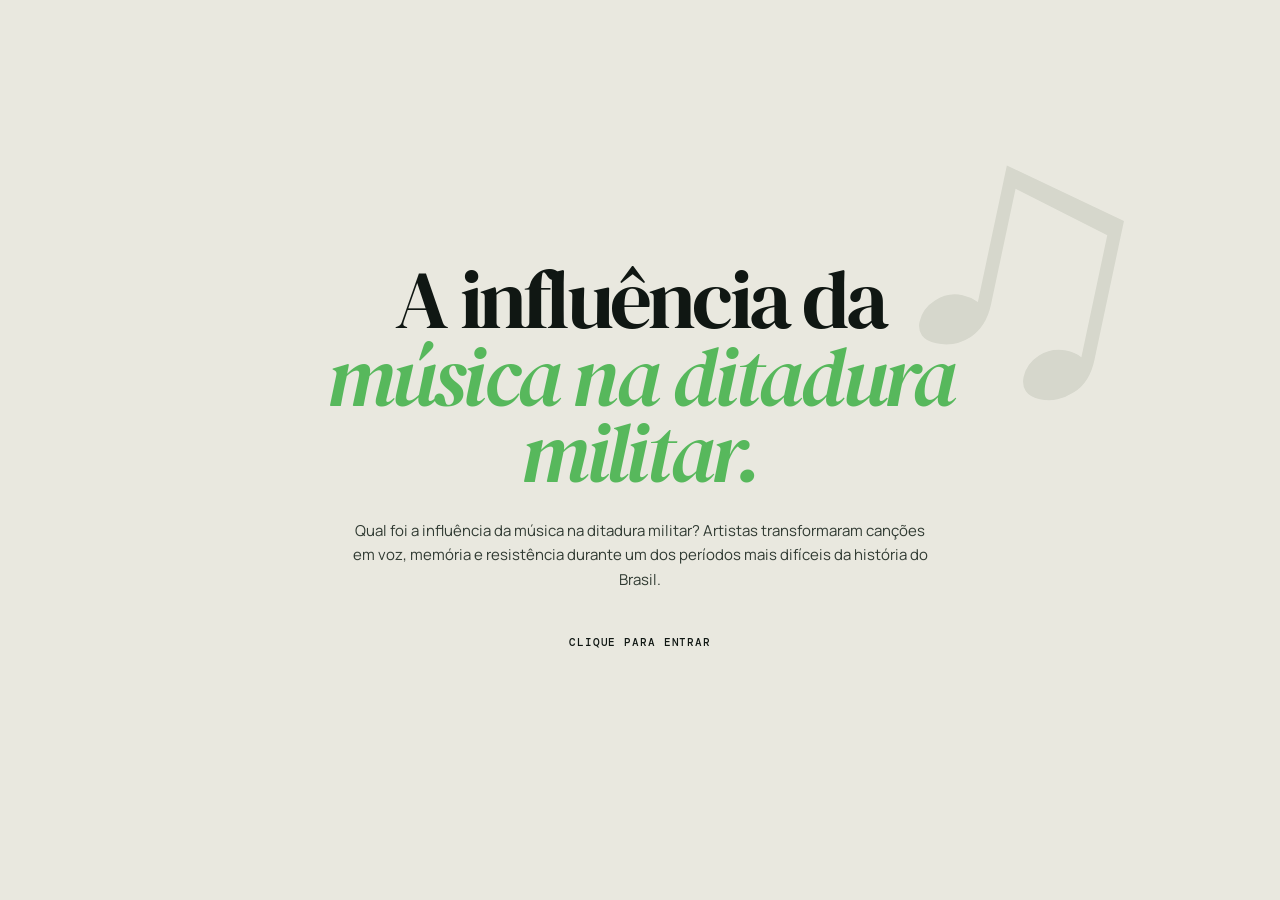
<file: html/index.html>
<!doctype html>
<html lang="pt-BR">
  <head>
    <meta charset="UTF-8" />
    <meta name="viewport" content="width=device-width, initial-scale=1.0" />
    <meta name="description" content="Arquivo musical da ditadura brasileira: vozes, canções e memórias." />
    <link rel="stylesheet" href="../css/style.css" />
    <title>Vozes em resistência | Arquivo musical</title>
  </head>
  <body class="pagina-capa">
    <main id="top">
      <a class="tela-inicial" href="selecao.html" aria-label="Entrar no arquivo musical">
        <h1>A influência da<br><em>música na ditadura militar.</em></h1>
        <p class="intro-copy">Qual foi a influência da música na ditadura militar? Artistas transformaram canções em voz, memória e resistência durante um dos períodos mais difíceis da história do Brasil.</p>
        <span class="dica-entrada">Clique para entrar</span>
      </a>
    </main>
    <script src="../js/main.js"></script>
  </body>
</html>
</file>
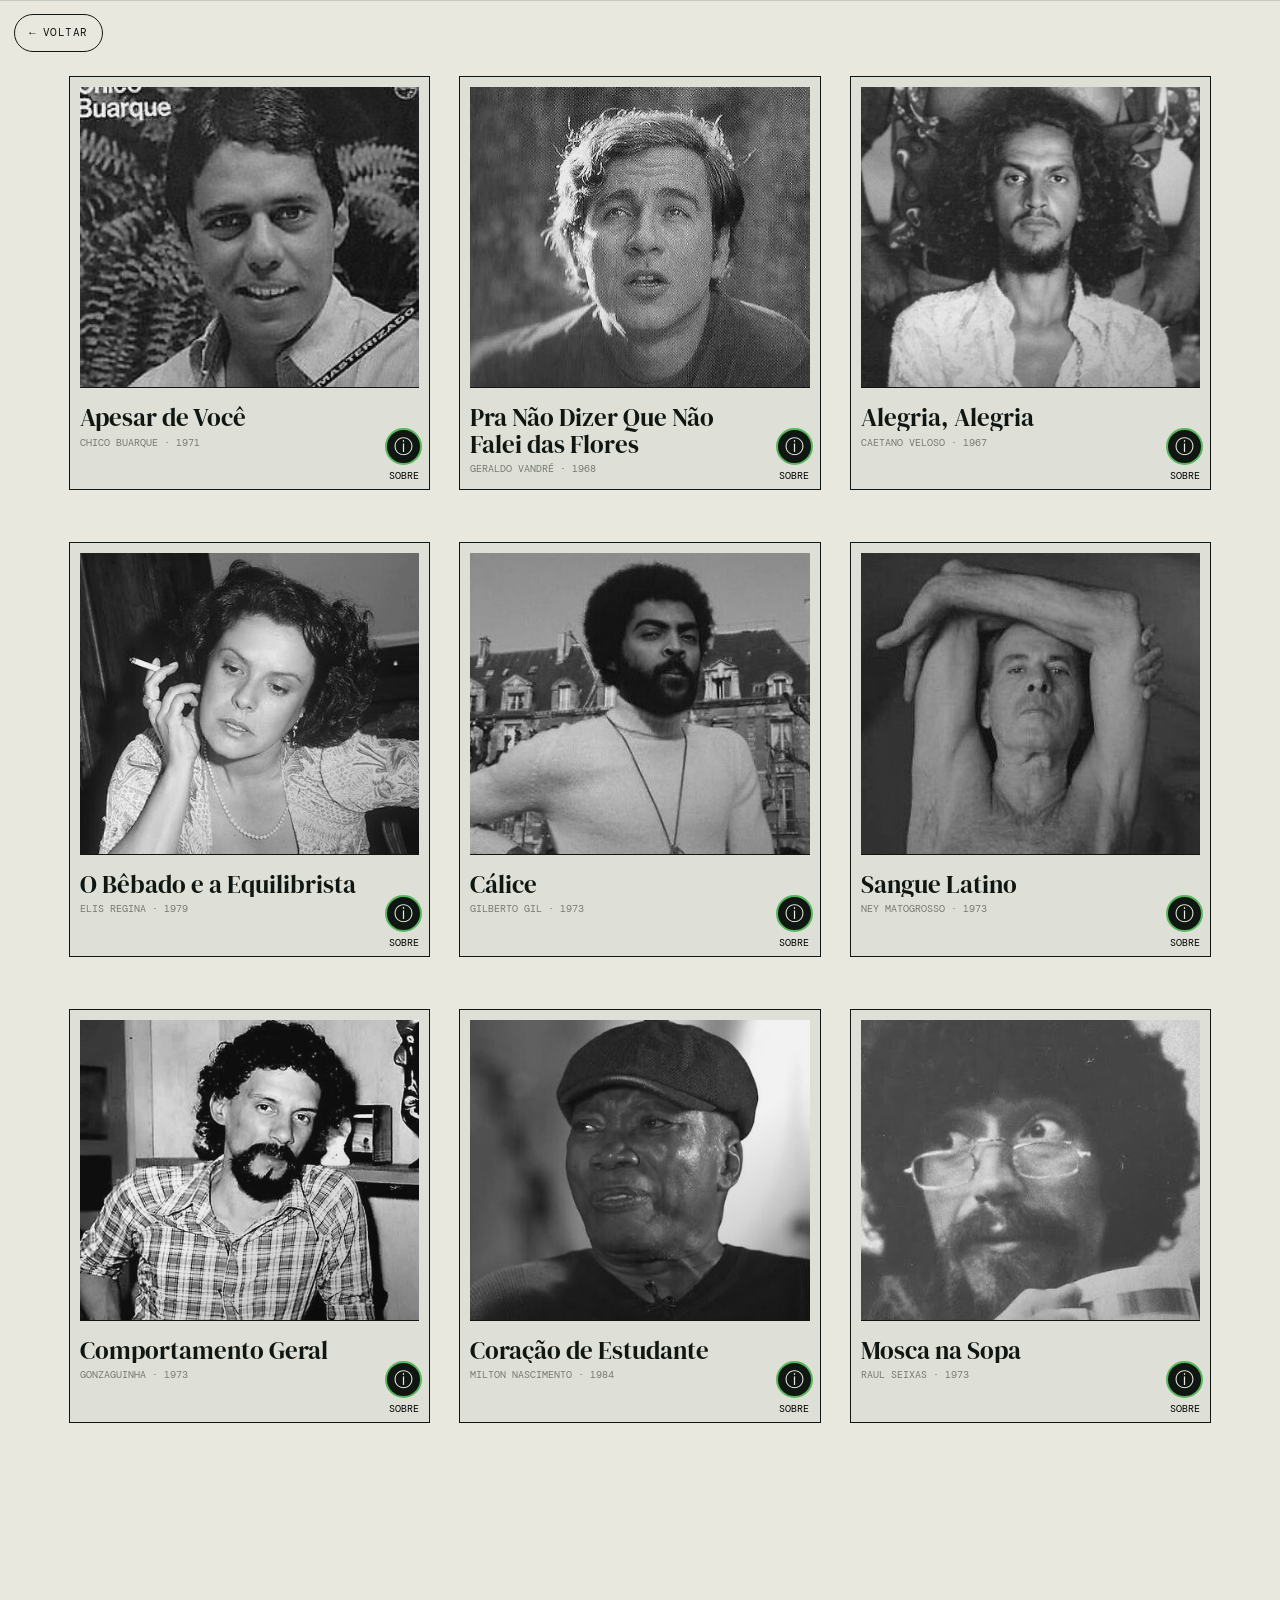
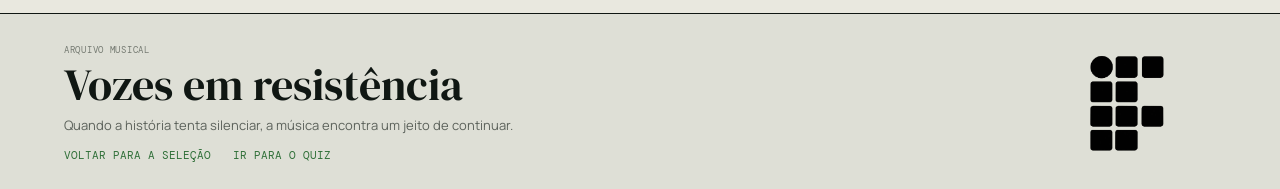
<file: html/musicas.html>
<!doctype html>
<html lang="pt-BR">
  <head>
    <meta charset="UTF-8" />
    <meta name="viewport" content="width=device-width, initial-scale=1.0" />
    <meta name="description" content="Acervo musical da ditadura brasileira: vozes, canções e memórias." />
    <link rel="stylesheet" href="../css/style.css" />
    <title>Músicas | Vozes em resistência</title>
  </head>
  <body class="pagina-musicas">
    <main id="top">
      <a class="voltar-capa voltar-link" href="selecao.html" aria-label="Voltar para a seleção" title="Voltar para a seleção"><span aria-hidden="true">←</span> Voltar</a>
      <section class="acervo-musical" id="acervo" aria-label="Acervo musical">
        <div class="grade-cartoes-musicais">
          <article class="cartao-musical" tabindex="0" data-audio="../audio/musicas/chico-buarque-apesar-de-voce.mp3" data-song="Apesar de Você" data-artist="Chico Buarque" data-cover="../imagens/capa/chico-buarque.jpg">
            <div class="imagem-artista"><img class="imagem-cinza" src="../imagens/desativado/chico-buarque.jpg" alt="Chico Buarque em tons de cinza" loading="lazy"><img class="imagem-colorida" src="../imagens/ativo/chico-buarque.jpg" alt="Chico Buarque colorido" loading="lazy"></div>
            <div class="informacoes-cartao"><div><h2>Apesar de Você</h2><p>Chico Buarque · 1971</p></div><div class="acao-descricao"><button class="botao-descricao" type="button" aria-label="Sobre o artista" title="Sobre" aria-expanded="false">ⓘ</button><span class="rotulo-descricao">Sobre</span></div></div>
            <p class="descricao-artista"><strong>Chico Buarque:</strong> Um dos maiores letristas e contadores de histórias da MPB, famoso por sua poesia sofisticada e crônicas do cotidiano, sempre com um olhar atento e crítico às questões sociais e humanas do Brasil.<br><strong>Apesar de Você:</strong> Lançada em 1970 com um ritmo animado e contagiante de samba, é uma resposta direta e afrontosa ao regime ditatorial. A letra foi construída com duplos sentidos para passar pela censura inicial.</p>
          </article>
          <article class="cartao-musical" tabindex="0" data-audio="../audio/musicas/geraldo-vandre-pra-nao-dizer-que-nao-falei-das-flores.wav" data-song="Pra Não Dizer Que Não Falei das Flores" data-artist="Geraldo Vandré" data-cover="../imagens/capa/geraldo-vandre.jpg">
            <div class="imagem-artista"><img class="imagem-cinza" src="../imagens/desativado/geraldo-vandre.jpg" alt="Geraldo Vandré em tons de cinza" loading="lazy"><img class="imagem-colorida" src="../imagens/ativo/geraldo-vandre.jpg" alt="Geraldo Vandré colorido" loading="lazy"></div>
            <div class="informacoes-cartao"><div><h2>Pra Não Dizer Que Não Falei das Flores</h2><p>Geraldo Vandré · 1968</p></div><div class="acao-descricao"><button class="botao-descricao" type="button" aria-label="Sobre o artista" title="Sobre" aria-expanded="false">ⓘ</button><span class="rotulo-descricao">Sobre</span></div></div>
            <p class="descricao-artista"><strong>Geraldo Vandré:</strong> Compositor de forte viés político e figura central dos grandes festivais de música na televisão brasileira durante os anos 1960.<br><strong>Pra Não Dizer Que Não Falei das Flores:</strong> Também conhecida como "Caminhando", esta marcha de 1968 tornou-se um hino da resistência no Brasil.</p>
          </article>
          <article class="cartao-musical" tabindex="0" data-audio="../audio/musicas/caetano-veloso-alegria-alegria.mp3" data-song="Alegria, Alegria" data-artist="Caetano Veloso" data-cover="../imagens/capa/caetano-veloso.jpg">
            <div class="imagem-artista"><img class="imagem-cinza" src="../imagens/desativado/caetano-veloso.jpg" alt="Caetano Veloso em tons de cinza" loading="lazy"><img class="imagem-colorida" src="../imagens/ativo/caetano-veloso.jpeg" alt="Caetano Veloso colorido" loading="lazy"></div>
            <div class="informacoes-cartao"><div><h2>Alegria, Alegria</h2><p>Caetano Veloso · 1967</p></div><div class="acao-descricao"><button class="botao-descricao" type="button" aria-label="Sobre o artista" title="Sobre" aria-expanded="false">ⓘ</button><span class="rotulo-descricao">Sobre</span></div></div>
            <p class="descricao-artista"><strong>Caetano Veloso:</strong> Intelectual, provocador e um dos principais criadores da Tropicália, reconhecido por romper fronteiras estéticas e comportamentais.<br><strong>Alegria, Alegria:</strong> Apresentada no festival de 1967, introduziu guitarras elétricas na MPB e defendeu a liberdade por meio de imagens da cultura pop.</p>
          </article>
          <article class="cartao-musical" tabindex="0" data-audio="../audio/musicas/o-bebado-e-a-equilibrista.wav" data-song="O Bêbado e a Equilibrista" data-artist="Elis Regina" data-cover="../imagens/capa/elis-regina.jpg">
            <div class="imagem-artista"><img class="imagem-cinza" src="../imagens/desativado/elis-regina.jpg" alt="Elis Regina em tons de cinza" loading="lazy"><img class="imagem-colorida" src="../imagens/ativo/elis-regina.jpg" alt="Elis Regina colorida" loading="lazy"></div>
            <div class="informacoes-cartao"><div><h2>O Bêbado e a Equilibrista</h2><p>Elis Regina · 1979</p></div><div class="acao-descricao"><button class="botao-descricao" type="button" aria-label="Sobre o artista" title="Sobre" aria-expanded="false">ⓘ</button><span class="rotulo-descricao">Sobre</span></div></div>
            <p class="descricao-artista"><strong>Elis Regina:</strong> Uma das maiores intérpretes vocais da história do país, reconhecida por sua técnica e expressividade dramática.<br><strong>O Bêbado e a Equilibrista:</strong> Imortalizada por Elis em 1979, tornou-se um hino da Anistia e homenageou os exilados políticos que retornavam ao Brasil.</p>
          </article>
          <article class="cartao-musical" tabindex="0" data-audio="../audio/musicas/gilberto-gil-calice.wav" data-song="Cálice" data-artist="Gilberto Gil" data-cover="../imagens/capa/gilberto-gil.png">
            <div class="imagem-artista"><img class="imagem-cinza" src="../imagens/desativado/gilberto-gil.jpg" alt="Gilberto Gil em tons de cinza" loading="lazy"><img class="imagem-colorida" src="../imagens/ativo/gilberto-gil.jpg" alt="Gilberto Gil colorido" loading="lazy"></div>
            <div class="informacoes-cartao"><div><h2>Cálice</h2><p>Gilberto Gil · 1973</p></div><div class="acao-descricao"><button class="botao-descricao" type="button" aria-label="Sobre o artista" title="Sobre" aria-expanded="false">ⓘ</button><span class="rotulo-descricao">Sobre</span></div></div>
            <p class="descricao-artista"><strong>Gilberto Gil:</strong> Ícone tropicalista que funde ritmos nordestinos, rock, reggae e elementos globais.<br><strong>Cálice:</strong> Escrita em parceria com Chico Buarque, driblou os censores com o jogo fonético entre "cálice" e "cale-se", denunciando a censura.</p>
          </article>
          <article class="cartao-musical" tabindex="0" data-audio="../audio/musicas/ney-matogrosso-sangue-latino.wav" data-song="Sangue Latino" data-artist="Ney Matogrosso" data-cover="../imagens/capa/ney-matogrosso.jpg">
            <div class="imagem-artista"><img class="imagem-cinza" src="../imagens/desativado/ney-matogrosso.jpg" alt="Ney Matogrosso em tons de cinza" loading="lazy"><img class="imagem-colorida" src="../imagens/ativo/ney-matogrosso.jpg" alt="Ney Matogrosso colorido" loading="lazy"></div>
            <div class="informacoes-cartao"><div><h2>Sangue Latino</h2><p>Ney Matogrosso · 1973</p></div><div class="acao-descricao"><button class="botao-descricao" type="button" aria-label="Sobre o artista" title="Sobre" aria-expanded="false">ⓘ</button><span class="rotulo-descricao">Sobre</span></div></div>
            <p class="descricao-artista"><strong>Ney Matogrosso:</strong> Performer revolucionário, dono de uma voz rara e de uma presença de palco teatral e provocativa.<br><strong>Sangue Latino:</strong> Lançada em 1973 pelo grupo Secos & Molhados, é um grito de resiliência sobre a identidade e as dificuldades da América Latina.</p>
          </article>
          <article class="cartao-musical" tabindex="0" data-audio="../audio/musicas/gonzaguinha-comportamento-geral.wav" data-song="Comportamento Geral" data-artist="Gonzaguinha" data-cover="../imagens/capa/gonzaguinha.jpg">
            <div class="imagem-artista"><img class="imagem-cinza" src="../imagens/desativado/gonzaguinha.jpg" alt="Gonzaguinha em tons de cinza" loading="lazy"><img class="imagem-colorida" src="../imagens/ativo/gonzaguinha.jpg" alt="Gonzaguinha colorido" loading="lazy"></div>
            <div class="informacoes-cartao"><div><h2>Comportamento Geral</h2><p>Gonzaguinha · 1973</p></div><div class="acao-descricao"><button class="botao-descricao" type="button" aria-label="Sobre o artista" title="Sobre" aria-expanded="false">ⓘ</button><span class="rotulo-descricao">Sobre</span></div></div>
            <p class="descricao-artista"><strong>Gonzaguinha:</strong> Compositor intenso e autêntico, conhecido por letras que enfrentavam a realidade social.<br><strong>Comportamento Geral:</strong> Lançada em 1973, critica a docilidade, a submissão e o conformismo exigidos pelo autoritarismo.</p>
          </article>
          <article class="cartao-musical" tabindex="0" data-audio="../audio/musicas/milton-nascimento-coracao-de-estudante.wav" data-song="Coração de Estudante" data-artist="Milton Nascimento" data-cover="../imagens/capa/milton-nascimento.jpg">
            <div class="imagem-artista"><img class="imagem-cinza" src="../imagens/desativado/milton-nascimento.jpg" alt="Milton Nascimento em tons de cinza" loading="lazy"><img class="imagem-colorida" src="../imagens/ativo/milton-nascimento.jpg" alt="Milton Nascimento colorido" loading="lazy"></div>
            <div class="informacoes-cartao"><div><h2>Coração de Estudante</h2><p>Milton Nascimento · 1984</p></div><div class="acao-descricao"><button class="botao-descricao" type="button" aria-label="Sobre o artista" title="Sobre" aria-expanded="false">ⓘ</button><span class="rotulo-descricao">Sobre</span></div></div>
            <p class="descricao-artista"><strong>Milton Nascimento:</strong> Pilar do Clube da Esquina, reconhecido por sua voz e harmonias complexas.<br><strong>Coração de Estudante:</strong> A canção embalou a transição para a democracia e as Diretas Já, simbolizando luto e esperança.</p>
          </article>
          <article class="cartao-musical" tabindex="0" data-audio="../audio/musicas/raul-mosca-na-sopa.wav" data-song="Mosca na Sopa" data-artist="Raul Seixas" data-cover="../imagens/capa/raul-seixas.jpg">
            <div class="imagem-artista"><img class="imagem-cinza" src="../imagens/desativado/raul-seixas.jpg" alt="Raul Seixas em tons de cinza" loading="lazy"><img class="imagem-colorida" src="../imagens/ativo/raul-seixas.jpg" alt="Raul Seixas colorido" loading="lazy"></div>
            <div class="informacoes-cartao"><div><h2>Mosca na Sopa</h2><p>Raul Seixas · 1973</p></div><div class="acao-descricao"><button class="botao-descricao" type="button" aria-label="Sobre o artista" title="Sobre" aria-expanded="false">ⓘ</button><span class="rotulo-descricao">Sobre</span></div></div>
            <p class="descricao-artista"><strong>Raul Seixas:</strong> Conhecido como o pai do rock brasileiro, misturava rock, filosofia, misticismo e deboche.<br><strong>Mosca na Sopa:</strong> Usa a mosca como metáfora para o incômodo causado pela contracultura ao sistema conservador.</p>
          </article>
        </div>
      </section>
    </main>
    <footer class="rodape-site" aria-label="Rodapé">
      <div class="rodape-conteudo"><div class="rodape-mensagem"><p class="rodape-overline">Arquivo musical</p><h2>Vozes em resistência</h2><p class="rodape-frase">Quando a história tenta silenciar, a música encontra um jeito de continuar.</p><div class="links-rodape"><a class="link-capa" href="selecao.html">Voltar para a seleção</a><a class="link-acervo" href="quiz.html">Ir para o quiz</a></div></div><div class="rodape-marca"><img src="../imagens/roda pe/1d68badb-1b91-4f34-baeb-71736e44b2eb.png" alt="Logo do IFC"></div></div>
    </footer>
    <footer class="player-audio" aria-live="polite"><div class="arte-player">♪</div><div class="musica-atual"><small>TOCANDO AGORA</small><strong id="nome-musica">Escolha uma voz para começar</strong><span id="nome-artista">O áudio aparecerá aqui</span></div><button class="botao-reproduzir" id="botao-reproduzir" aria-label="Reproduzir ou pausar">▶</button><div class="player-controles"><div class="progress" role="slider" aria-label="Progresso da música" aria-valuemin="0" aria-valuemax="100" aria-valuenow="0" tabindex="0"><span></span></div><div class="controles-volume" aria-label="Volume do áudio"><button class="volume-btn" type="button" data-volume-action="down" aria-label="Diminuir volume">−</button><input class="volume-slider" type="range" min="0" max="100" value="80" aria-label="Volume do áudio"><button class="volume-btn" type="button" data-volume-action="up" aria-label="Aumentar volume">+</button></div></div></footer>
    <script src="../js/main.js"></script>
  </body>
</html>
</file>
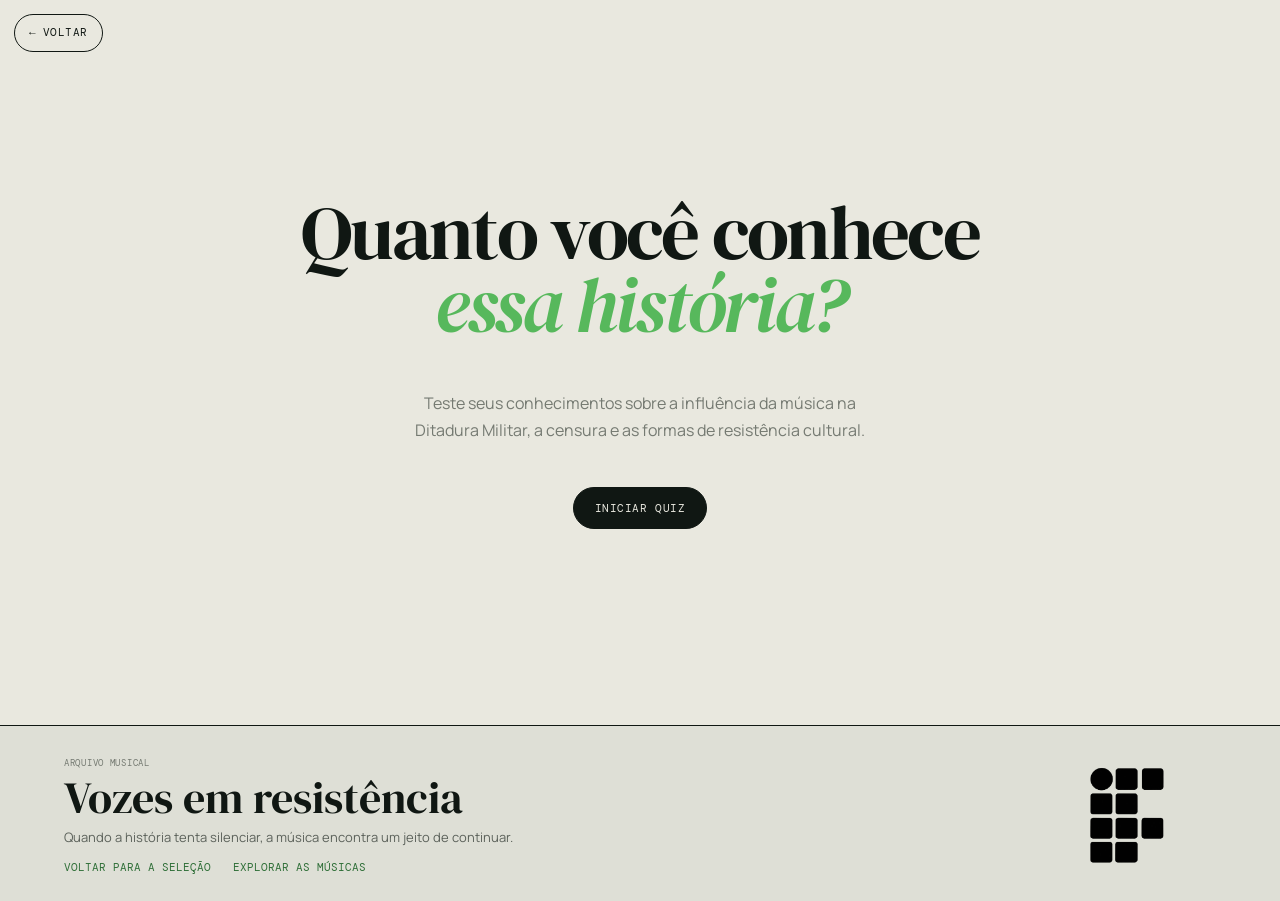
<file: html/quiz.html>
<!doctype html>
<html lang="pt-BR">
  <head>
    <meta charset="UTF-8" />
    <meta name="viewport" content="width=device-width, initial-scale=1.0" />
    <meta name="description" content="Quiz sobre a influência da música na ditadura militar." />
    <link rel="stylesheet" href="../css/style.css" />
    <title>Quiz | Vozes em resistência</title>
  </head>
  <body class="pagina-quiz">
    <main id="top">
      <a class="voltar-capa voltar-link" href="selecao.html" aria-label="Voltar para a seleção" title="Voltar para a seleção"><span aria-hidden="true">←</span> Voltar</a>
      <section class="area-quiz" aria-label="Quiz sobre a ditadura militar">
        <div class="quiz-apresentacao" id="quiz-apresentacao">
          <h1>Quanto você conhece<br><em>essa história?</em></h1>
          <p class="quiz-em-breve">Teste seus conhecimentos sobre a influência da música na Ditadura Militar, a censura e as formas de resistência cultural.</p>
          <button class="botao-iniciar-quiz" id="iniciar-quiz" type="button">Iniciar quiz</button>
        </div>
        <div class="quiz-jogo" id="quiz-jogo" hidden>
          <div class="quiz-cabecalho"><span id="quiz-progresso">Pergunta 1 de 10</span><span id="quiz-pontuacao">0 acertos</span></div>
          <h2 id="quiz-pergunta"></h2>
          <div class="quiz-respostas" id="quiz-respostas"></div>
          <p class="quiz-feedback" id="quiz-feedback" aria-live="polite"></p>
          <button class="botao-proxima-quiz" id="proxima-quiz" type="button" hidden>Próxima pergunta</button>
        </div>
        <div class="quiz-resultado" id="quiz-resultado" hidden>
          <h2 id="quiz-resultado-titulo"></h2>
          <p id="quiz-resultado-texto"></p>
          <button class="botao-iniciar-quiz" id="reiniciar-quiz" type="button">Refazer quiz</button>
          <a class="botao-iniciar-quiz link-resultado" href="selecao.html">Voltar para seleção</a>
        </div>
      </section>
    </main>
    <footer class="rodape-site" aria-label="Rodapé">
      <div class="rodape-conteudo"><div class="rodape-mensagem"><p class="rodape-overline">Arquivo musical</p><h2>Vozes em resistência</h2><p class="rodape-frase">Quando a história tenta silenciar, a música encontra um jeito de continuar.</p><div class="links-rodape"><a class="link-capa" href="selecao.html">Voltar para a seleção</a><a class="link-acervo" href="musicas.html">Explorar as músicas</a></div></div><div class="rodape-marca"><img src="../imagens/roda pe/1d68badb-1b91-4f34-baeb-71736e44b2eb.png" alt="Logo do IFC"></div></div>
    </footer>
    <script src="../js/quiz-data.js"></script>
    <script src="../js/main.js"></script>
  </body>
</html>
</file>
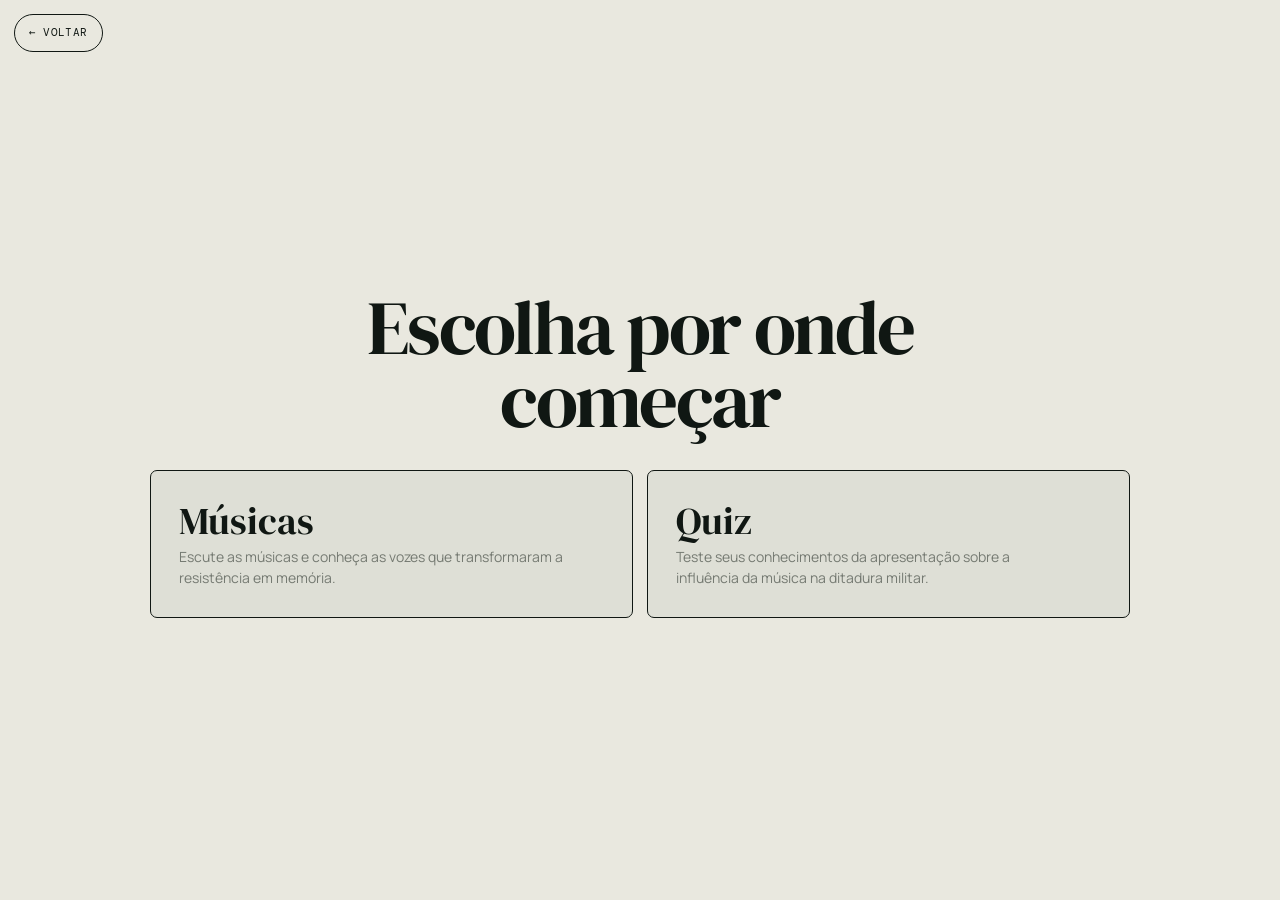
<file: html/selecao.html>
<!doctype html>
<html lang="pt-BR">
  <head>
    <meta charset="UTF-8" />
    <meta name="viewport" content="width=device-width, initial-scale=1.0" />
    <meta name="description" content="Escolha entre músicas e quiz sobre a ditadura militar." />
    <link rel="stylesheet" href="../css/style.css" />
    <title>Escolha uma área | Vozes em resistência</title>
  </head>
  <body class="pagina-selecao">
    <main id="top">
      <a class="voltar-capa voltar-link" href="index.html" aria-label="Voltar para a capa" title="Voltar para a capa"><span aria-hidden="true">←</span> Voltar</a>
      <section class="menu-selecao" aria-label="Escolha uma área">
        <h1>Escolha por onde começar</h1>
        <div class="grade-opcoes">
          <a class="botao-opcao" href="musicas.html" aria-label="Abrir área de músicas">
            <span class="nome-opcao">Músicas</span>
            <span class="descricao-opcao">Escute as músicas e conheça as vozes que transformaram a resistência em memória.</span>
          </a>
          <a class="botao-opcao" href="quiz.html" aria-label="Abrir área de quiz">
            <span class="nome-opcao">Quiz</span>
            <span class="descricao-opcao">Teste seus conhecimentos da apresentação sobre a influência da música na ditadura militar.</span>
          </a>
        </div>
      </section>
    </main>
    <script src="../js/main.js"></script>
  </body>
</html>
</file>
<file: css/style.css>
@import url('https://fonts.googleapis.com/css2?family=DM+Mono:wght@400;500&family=DM+Serif+Display:ital@0;1&family=Manrope:wght@400;500;600;700&display=swap');

:root {
  --ink: #101713;
  --paper: #e9e8df;
  --muted: #757a72;
  --green: #57b85c;
  --line: #c9cbc1;
  --serif: 'DM Serif Display', Georgia, serif;
  --sans: 'Manrope', sans-serif;
  --mono: 'DM Mono', monospace;
  color: var(--ink);
  background: var(--paper);
  font-family: var(--sans);
  -webkit-font-smoothing: antialiased;
}

* { box-sizing: border-box; }
html { scroll-behavior: smooth; }
body { margin: 0; background: var(--paper); overflow-x: hidden; }
body { animation: pagina-entrando .75s cubic-bezier(.2, .7, .2, 1); }
body.pagina-saindo { opacity: 0; transform: translateY(-18px); transition: opacity .52s ease, transform .52s cubic-bezier(.76, 0, .24, 1); }
img { display: block; max-width: 100%; }
button { cursor: pointer; font: inherit; color: inherit; }
main { max-width: 1370px; margin: auto; }

@keyframes pagina-entrando {
  from { opacity: 0; transform: translateY(18px); }
  to { opacity: 1; transform: translateY(0); }
}

.tela-inicial {
  position: fixed;
  z-index: 10;
  inset: 0;
  display: flex;
  flex-direction: column;
  align-items: center;
  justify-content: center;
  min-height: 100svh;
  padding: 90px 22px 80px;
  overflow: hidden;
  background: var(--paper);
  cursor: pointer;
  text-align: center;
  transition: transform .75s cubic-bezier(.76, 0, .24, 1), opacity .5s;
  color: var(--ink);
  text-decoration: none;
}

.tela-inicial.capa-saindo { opacity: 0; pointer-events: none; transform: translateY(-100%); }


.tela-inicial::after {
  content: '♫';
  position: absolute;
  top: 68px;
  right: 9%;
  color: #d6d7cc;
  font: 370px/1 var(--serif);
  transform: rotate(12deg);
  pointer-events: none;
}

h1 {
  position: relative;
  z-index: 1;
  max-width: 820px;
  margin: 0 0 28px;
  color: #101713;
  font: 400 clamp(48px, 6.5vw, 92px)/.92 var(--serif);
  letter-spacing: -.045em;
}

em { color: var(--green); font-style: italic; }

.intro-copy {
  position: relative;
  z-index: 1;
  max-width: 590px;
  margin: 0 auto 42px;
  color: #303a32;
  font-size: 15px;
  line-height: 1.65;
}

.dica-entrada {
  position: relative;
  z-index: 1;
  display: block;
  width: 100%;
  color: #101713;
  font: 500 11px var(--mono);
  letter-spacing: .08em;
  text-align: center;
  text-transform: uppercase;
}

.acervo-musical {
  padding: 75px 5vw 190px;
  border-top: 1px solid var(--line);
  opacity: 0;
  visibility: hidden;
  pointer-events: none;
  transform: translateY(24px);
  transition: opacity .7s .2s, transform .7s .2s;
}

.menu-selecao,
.area-quiz {
  min-height: 100svh;
  padding: 13vh 7vw 12vh;
  opacity: 0;
  visibility: hidden;
  pointer-events: none;
  transform: translateY(24px);
  transition: opacity .7s .2s, transform .7s .2s;
}

.menu-selecao { display: flex; flex-direction: column; justify-content: center; }
.menu-overline { margin: 0 0 14px; color: var(--muted); font: 10px var(--mono); letter-spacing: .1em; text-transform: uppercase; }
.menu-selecao h2,
.area-quiz h2,
.menu-selecao h1,
.area-quiz h1 { max-width: 760px; margin: 0 0 34px; font: 400 clamp(42px, 6vw, 78px)/.94 var(--serif); letter-spacing: -.035em; }
.grade-opcoes { display: grid; grid-template-columns: repeat(2, minmax(0, 1fr)); gap: 14px; max-width: 980px; }
.botao-opcao { position: relative; display: flex; min-height: 148px; flex-direction: column; align-items: flex-start; justify-content: center; padding: 28px 58px 24px 28px; border: 1px solid var(--ink); border-radius: 7px; background: #dedfd6; color: var(--ink); text-align: left; text-decoration: none; transition: color .3s, background .3s, transform .3s; appearance: none; }
.botao-opcao:hover, .botao-opcao:focus-visible { color: var(--paper); background: var(--ink); transform: translateY(-4px); }
.botao-opcao:focus-visible { outline: 3px solid var(--green); outline-offset: 5px; }
.nome-opcao { margin-bottom: 7px; font: 400 clamp(28px, 3vw, 42px)/.95 var(--serif); }
.descricao-opcao { max-width: 470px; color: var(--muted); font-size: 14px; line-height: 1.5; }
.botao-opcao:hover .descricao-opcao, .botao-opcao:focus-visible .descricao-opcao { color: #b6beb4; }
.area-quiz { padding-top: 19vh; }
.quiz-em-breve { max-width: 470px; color: var(--muted); font-size: 16px; line-height: 1.65; }
.botao-iniciar-quiz,
.botao-proxima-quiz { margin-top: 28px; padding: 13px 21px; border: 1px solid var(--ink); border-radius: 999px; background: var(--ink); color: var(--paper); font: 11px var(--mono); letter-spacing: .05em; text-transform: uppercase; transition: background .2s, color .2s, transform .2s; }
.botao-iniciar-quiz:hover,
.botao-proxima-quiz:hover { background: var(--green); color: var(--ink); transform: translateY(-3px); }
.quiz-jogo,
.quiz-resultado { max-width: 850px; }
.quiz-apresentacao,
.quiz-jogo { width: min(850px, 100%); }
.quiz-apresentacao { display: flex; flex-direction: column; align-items: center; text-align: center; }
.quiz-apresentacao.quiz-saindo { opacity: 0; transform: translateY(-22px); transition: opacity .42s ease, transform .42s cubic-bezier(.76, 0, .24, 1); }
.quiz-apresentacao h1,
.quiz-apresentacao .quiz-em-breve { margin-right: auto; margin-left: auto; }
.pagina-quiz .quiz-apresentacao[hidden],
.pagina-quiz .quiz-jogo[hidden],
.pagina-quiz .quiz-resultado[hidden] { display: none !important; }
.quiz-resultado { margin-inline: auto; text-align: center; }
.quiz-jogo:not([hidden]) { animation: quiz-conteudo-entrando .55s cubic-bezier(.2, .7, .2, 1); }

@keyframes quiz-conteudo-entrando {
  from { opacity: 0; transform: translateY(22px); }
  to { opacity: 1; transform: translateY(0); }
}
.quiz-cabecalho { display: flex; justify-content: space-between; gap: 20px; margin-bottom: 24px; color: var(--muted); font: 10px var(--mono); letter-spacing: .06em; text-transform: uppercase; }
.quiz-jogo h2,
.quiz-resultado h2 { max-width: 800px; margin: 0 0 24px; font: 400 clamp(26px, 3.5vw, 46px)/1.05 var(--serif); }
.quiz-resultado h2 { max-width: none; margin-bottom: 30px; color: var(--green); font-size: clamp(64px, 11vw, 138px); line-height: .9; }
.quiz-resultado #quiz-resultado-texto { max-width: 560px; margin: 0 auto 28px; color: var(--ink); font-size: 16px; line-height: 1.5; }
.quiz-respostas { display: grid; gap: 10px; }
.quiz-resposta { padding: 15px 18px; border: 1px solid var(--ink); background: transparent; color: var(--ink); font-size: 14px; line-height: 1.4; text-align: left; transition: background .2s, color .2s, border-color .2s; }
.quiz-resposta:hover:not(:disabled) { background: #dedfd6; }
.quiz-resposta:disabled { cursor: default; }
.quiz-resposta.correta { border-color: #2d7135; background: #d4ead4; color: #173c1d; }
.quiz-resposta.errada { border-color: #a63d36; background: #f1d5d1; color: #722d29; }
.quiz-feedback { min-height: 24px; margin: 18px 0 0; font-size: 14px; line-height: 1.5; }
.feedback-correto { color: #2d7135; }
.feedback-errado { color: #a63d36; }
.link-resultado { display: inline-block; margin-left: 8px; color: var(--paper); text-decoration: none; }

.pagina-selecao .menu-selecao,
.pagina-quiz .area-quiz,
.pagina-musicas .acervo-musical { opacity: 1; visibility: visible; pointer-events: auto; transform: translateY(0); }
.pagina-selecao .menu-selecao { align-items: center; text-align: center; }
.pagina-quiz .area-quiz { display: flex; min-height: calc(100svh - 175px); flex-direction: column; align-items: center; justify-content: center; padding-top: 7vh; padding-bottom: 7vh; text-align: center; }
.pagina-quiz.quiz-iniciado .rodape-site { display: none; }
.pagina-quiz.quiz-iniciado .area-quiz { min-height: 100svh; }
.voltar-link { opacity: 1; visibility: visible; pointer-events: auto; text-decoration: none; }

.voltar-capa {
  position: fixed;
  z-index: 6;
  top: 14px;
  left: 14px;
  display: inline-flex;
  align-items: center;
  gap: 7px;
  width: auto;
  height: 38px;
  border: 1px solid var(--ink);
  border-radius: 999px;
  background: var(--paper);
  color: var(--ink);
  font: 11px var(--mono);
  letter-spacing: .04em;
  text-transform: uppercase;
  line-height: 1;
  padding: 0 14px 2px;
  opacity: 0;
  visibility: hidden;
  pointer-events: none;
  transition: opacity .35s, background .2s, transform .2s;
}

.voltar-capa.voltar-link { opacity: 1; visibility: visible; pointer-events: auto; }

.voltar-capa:hover { color: var(--paper); background: var(--ink); transform: translateX(-3px); }

.grade-cartoes-musicais {
  display: grid;
  grid-template-columns: repeat(3, 1fr);
  align-items: stretch;
  gap: 52px 19px;
}

.cartao-musical {
  min-width: 0;
  position: relative;
  width: calc(100% - 10px);
  height: 100%;
  justify-self: center;
  perspective: 1000px;
  cursor: pointer;
  transition: transform .25s;
}

.cartao-musical:hover { transform: translateY(-5px); }
.cartao-inner { position: relative; display: grid; height: 100%; transform-style: preserve-3d; transition: transform .65s cubic-bezier(.2, .7, .2, 1); }
.cartao-musical.expanded .cartao-inner { transform: rotateY(180deg); }
.cartao-frente,
.cartao-verso { grid-area: 1 / 1; min-height: 100%; backface-visibility: hidden; background: #dedfd6; border: 1px solid var(--ink); padding: 10px 10px 8px; }
.cartao-frente { display: flex; flex-direction: column; }
.cartao-verso { display: flex; flex-direction: column; justify-content: center; transform: rotateY(180deg); overflow-y: auto; padding: 10px 54px 62px 10px; }
.cartao-frente:hover { background: #d8dad0; }

.imagem-artista {
  position: relative;
  aspect-ratio: 1.13 / 1;
  overflow: hidden;
  background: #c6c7bd;
}

.imagem-artista::after {
  content: '';
  position: absolute;
  inset: 0;
  background: linear-gradient(145deg, transparent 55%, rgba(0, 0, 0, .3));
  pointer-events: none;
}

.imagem-artista img {
  position: absolute;
  inset: 0;
  width: 100%;
  height: 100%;
  object-fit: cover;
  transition: filter .4s, transform .5s, opacity .35s;
}

.imagem-artista .imagem-cinza {
  filter: grayscale(1) contrast(.9);
  opacity: 1;
}

.imagem-artista .imagem-colorida {
  filter: grayscale(0) contrast(1);
  opacity: 0;
  visibility: hidden;
}

.imagem-artista img:not(.imagem-cinza):not(.imagem-colorida) {
  filter: grayscale(1) contrast(.9);
}

.cartao-musical:hover .imagem-cinza,
.cartao-musical.playing .imagem-cinza {
  opacity: 0;
}

.cartao-musical:hover .imagem-colorida,
.cartao-musical.playing .imagem-colorida {
  opacity: 1;
  visibility: visible;
  filter: grayscale(0) contrast(1);
  transform: scale(1.035);
}

.cartao-musical:hover img:not(.imagem-colorida),
.cartao-musical.playing img:not(.imagem-colorida) { filter: grayscale(.25) contrast(1); transform: scale(1.035); }

.botao-descricao {
  display: grid;
  place-items: center;
  width: 37px;
  height: 37px;
  flex: 0 0 37px;
  border: 2px solid var(--green);
  border-radius: 50%;
  background: var(--green);
  color: var(--ink);
  font-size: 19px;
}

.cartao-frente .botao-descricao {
  background: var(--ink);
  color: var(--paper);
}

.botao-descricao:hover,
.cartao-musical.expanded .botao-descricao {
  color: var(--ink);
  background: var(--green);
  border-color: var(--green);
  transform: rotate(45deg);
}

.informacoes-cartao { display: flex; align-items: start; justify-content: space-between; gap: 12px; min-height: 94px; padding-top: 16px; border-top: 1px solid var(--ink); }
.informacoes-cartao > div:first-child { min-width: 0; padding-right: 50px; }
.acao-descricao { position: absolute; right: 8px; bottom: 8px; display: flex; flex-direction: column; align-items: center; gap: 4px; }
.rotulo-descricao { color: #000; font: 10px var(--mono); text-transform: uppercase; }
.informacoes-cartao h2 { display: -webkit-box; height: auto; max-height: 2.1em; margin: 0 0 5px; overflow: hidden; font: 400 25px/1.05 var(--serif); -webkit-box-orient: vertical; -webkit-line-clamp: 2; line-clamp: 2; }
.informacoes-cartao p { margin: 0; color: var(--muted); font: 10px var(--mono); text-transform: uppercase; }
.cartao-musical.playing .cartao-frente,
.cartao-musical.playing .cartao-verso { border-color: var(--green); outline: 2px solid var(--green); outline-offset: 4px; }
.descricao-artista { margin: 0; color: #5c625b; font-size: 13px; line-height: 1.6; }
.cartao-verso .descricao-artista strong { color: var(--ink); font-family: var(--serif); font-size: 20px; font-weight: 400; }
.cartao-verso::-webkit-scrollbar { width: 5px; }
.cartao-verso::-webkit-scrollbar-thumb { background: var(--muted); border-radius: 5px; }
.rodape-site { border-top: 1px solid var(--ink); background: #dedfd6; color: var(--ink); }
.rodape-conteudo { display: flex; align-items: center; justify-content: space-between; gap: 32px; max-width: 1370px; min-height: 175px; margin: auto; padding: 28px 5vw 24px; }
.rodape-mensagem { max-width: 650px; }
.rodape-overline { margin: 0 0 8px; color: var(--muted); font: 9px var(--mono); letter-spacing: .08em; text-transform: uppercase; }
.rodape-mensagem h2 { max-width: 600px; margin: 0; font: 400 clamp(30px, 3.5vw, 44px)/.95 var(--serif); }
.rodape-frase { max-width: 480px; margin: 10px 0 14px; color: #5c625b; font-size: 13px; line-height: 1.4; }
.links-rodape { display: flex; align-items: center; gap: 22px; flex-wrap: wrap; }
.link-capa,
.link-acervo { color: #2f6f38; font: 11px var(--mono); text-decoration: none; text-transform: uppercase; }
.link-capa:hover,
.link-acervo:hover { color: var(--ink); }
.rodape-marca { display: flex; flex-direction: column; align-items: flex-end; gap: 13px; color: #aeb6ab; font: 10px var(--mono); text-align: right; text-transform: uppercase; }
.rodape-marca img { width: min(180px, 25vw); max-height: 105px; object-fit: contain; }

.player-audio {
  position: fixed;
  z-index: 5;
  right: 0;
  bottom: 0;
  left: 0;
  display: flex;
  align-items: center;
  gap: 18px;
  min-height: 77px;
  padding: 12px 5vw;
  border-top: 1px solid #3d463d;
  background: #202721;
  color: #f4f3e9;
  opacity: 0;
  pointer-events: none;
  transform: translateY(100%);
  transition: opacity .45s ease, transform .45s cubic-bezier(.2, .7, .2, 1);
}

.player-visivel .player-audio { opacity: 1; visibility: visible; pointer-events: auto; transform: translateY(0); }
.player-no-final .player-audio { opacity: 0; pointer-events: none; transform: translateY(100%); }
.arte-player {
  display: grid;
  place-items: center;
  width: 48px;
  height: 48px;
  background: var(--green) center/cover no-repeat;
  color: var(--ink);
  font: 27px var(--serif);
  overflow: hidden;
}

.arte-player img {
  width: 100%;
  height: 100%;
  object-fit: cover;
  display: block;
}
.musica-atual { display: flex; flex-direction: column; min-width: 195px; }
.musica-atual small { color: var(--green); font: 9px var(--mono); }
.musica-atual strong { margin: 3px 0; font: 17px var(--serif); }
.musica-atual span { color: #9aa39a; font: 10px var(--mono); }
.botao-reproduzir { position: relative; left: -18px; display: grid; place-items: center; width: 36px; height: 36px; border: 1px solid #718071; border-radius: 50%; background: transparent; color: var(--green); font-size: 26px; line-height: 1; }
.player-controles { display: flex; align-items: center; gap: 14px; flex: 1; min-width: 0; }
.progress { position: relative; left: -18px; flex: 1; height: 3px; background: #596258; cursor: pointer; min-width: 120px; }
.progress span { position: relative; display: block; width: 0%; height: 100%; background: var(--green); transition: width .12s linear; }
.progress.dragging span { transition: none; }
.progress span::after {
  content: '';
  position: absolute;
  top: 50%;
  right: -6px;
  width: 12px;
  height: 12px;
  border-radius: 50%;
  background: var(--green);
  border: 2px solid #202721;
  transform: translateY(-50%);
  box-shadow: 0 0 0 2px rgba(87, 184, 92, 0.2);
}
.controles-volume { display: inline-flex; align-items: center; gap: 8px; color: #f4f3e9; font: 10px var(--mono); }
.volume-slider {
  width: 90px;
  height: 4px;
  accent-color: var(--green);
  cursor: pointer;
}
.volume-btn { display: inline-flex; align-items: center; justify-content: center; width: 24px; height: 24px; padding: 0; border: 1px solid #718071; border-radius: 50%; background: transparent; color: #f4f3e9; font-size: 16px; line-height: 1; text-align: center; }

@media (max-width: 980px) {
  .grade-cartoes-musicais { grid-template-columns: repeat(2, minmax(0, 1fr)); gap: 38px 18px; }
  .acervo-musical { padding-inline: 4vw; }
}

@media (max-width: 760px) {
  .tela-inicial { padding-top: 70px; padding-bottom: 70px; }
  .tela-inicial::after { right: -10%; top: 120px; font-size: 240px; }
  .intro-copy { max-width: 500px; }
  .menu-selecao, .area-quiz { padding-inline: 5vw; }
  .grade-cartoes-musicais { grid-template-columns: repeat(2, minmax(0, 1fr)); gap: 30px 14px; }
  .informacoes-cartao h2 { font-size: 20px; }
  .musica-atual { min-width: 0; flex: 1; }
  .acervo-musical { padding-top: 82px; }
  .cartao-musical { width: 100%; }
}

@media (max-width: 560px) {
  .tela-inicial { padding-inline: 18px; }
  .tela-inicial::after { right: -18%; top: 160px; font-size: 180px; }
  h1 { font-size: clamp(36px, 12vw, 48px); }
  .intro-copy { font-size: 14px; }
  .menu-selecao h2, .area-quiz h2, .menu-selecao h1, .area-quiz h1 { margin-bottom: 30px; }
  .pagina-quiz .area-quiz { min-height: calc(100svh - 250px); padding-top: 6vh; padding-bottom: 6vh; }
  .grade-opcoes { grid-template-columns: 1fr; }
  .botao-opcao { min-height: 132px; }
  .grade-cartoes-musicais { grid-template-columns: 1fr; }
  .acervo-musical { padding: 82px 18px 170px; }
  .rodape-conteudo { align-items: flex-start; flex-direction: column; gap: 24px; min-height: 250px; padding: 28px 18px 24px; }
  .rodape-mensagem h2 { font-size: clamp(30px, 10vw, 42px); }
  .rodape-frase { font-size: 13px; }
  .rodape-marca { align-items: flex-start; text-align: left; }
  .rodape-marca img { width: 155px; }
  .voltar-capa { top: 10px; left: 10px; height: 34px; padding-inline: 11px; }
  .botao-descricao { width: 44px; height: 44px; flex-basis: 44px; }
  .player-audio {
    flex-wrap: wrap;
    align-items: center;
    gap: 10px 12px;
    padding: 12px 16px 16px;
  }
  .arte-player { width: 40px; height: 40px; flex-shrink: 0; }
  .musica-atual {
    flex: 1 1 calc(100% - 52px);
    min-width: 0;
  }
  .botao-reproduzir { margin-left: auto; }
  .player-controles {
    display: grid;
    grid-template-columns: minmax(0, 1fr) auto;
    flex: 1 0 100%;
    width: 100%;
    order: 3;
    gap: 12px;
  }
  .progress {
    grid-column: 1 / -1;
    left: 0;
    min-width: 0;
    flex: none;
    width: 100%;
  }
  .controles-volume { grid-column: 2; grid-row: 2; margin-left: auto; }
  .volume-btn { width: 32px; height: 32px; }
  .volume-slider { width: 78px; }
}

@media (max-width: 420px) {
  .tela-inicial::after { top: 180px; font-size: 150px; }
  .informacoes-cartao h2 { font-size: 18px; }
  .musica-atual strong { font-size: 15px; }
  .musica-atual span { font-size: 9px; }
}
</file>
